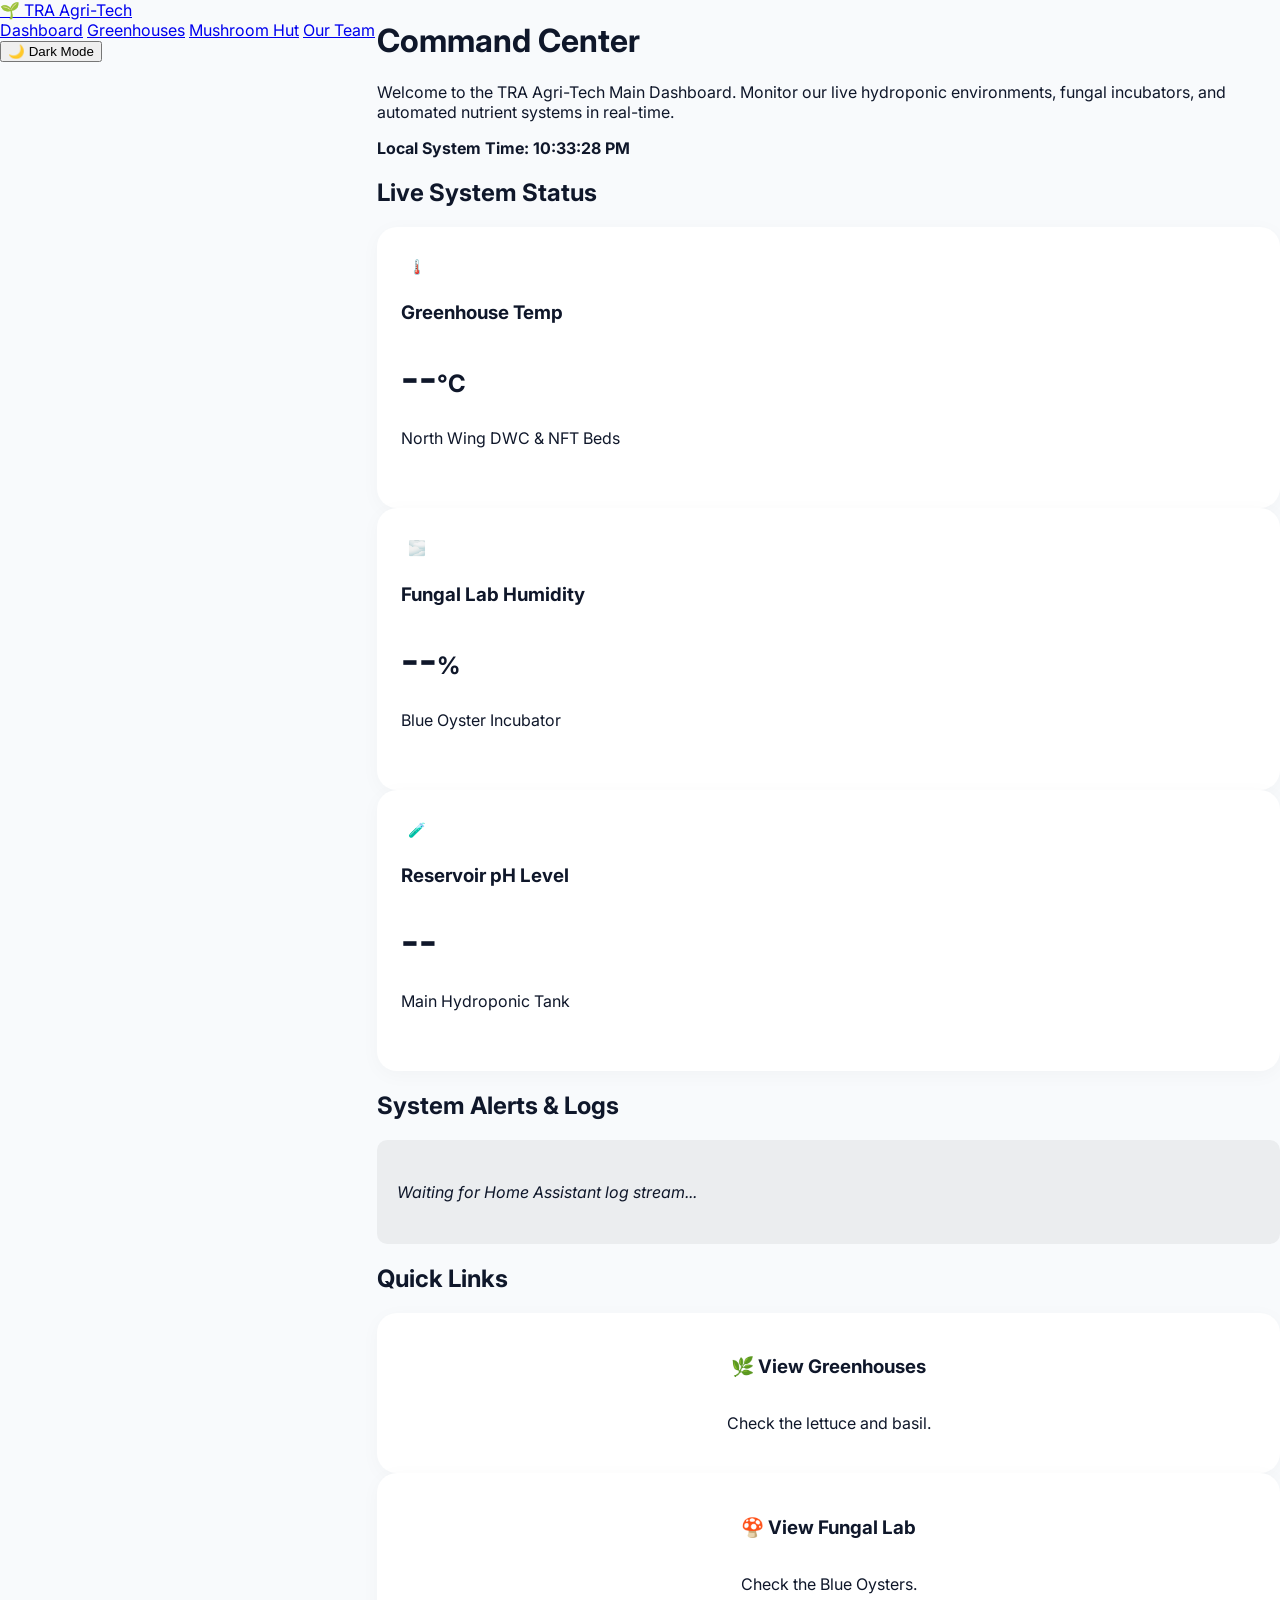
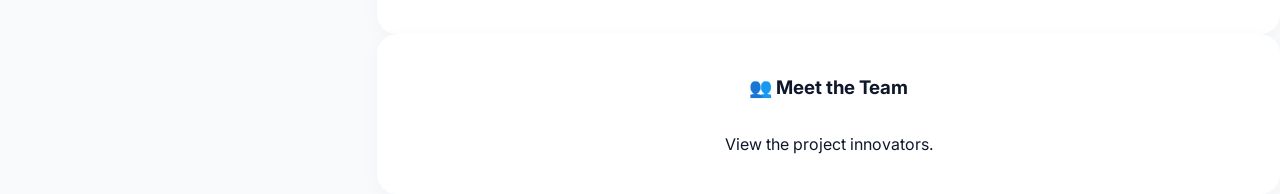
<file: index.html>
<!DOCTYPE html>
<html lang="en">
<head>
    <meta charset="UTF-8">
    <meta name="viewport" content="width=device-width, initial-scale=1.0">
    <title>Dashboard | TRA Agriculture</title>
    <!-- Linked to the master stylesheet! -->
    <link rel="stylesheet" href="style.css">
</head>
<body>

    <nav>
        <a href="index.html" class="logo" title="Go to Home/Dashboard">🌱 TRA Agri-Tech</a>
        
        <div class="hamburger" id="hamburger-menu">☰</div>

        <div class="nav-links" id="nav-links">
            <a href="index.html" class="active" title="Go to Home/Dashboard">Dashboard</a>
            <a href="greenhouse.html">Greenhouses</a>
            <a href="mushroom.html">Mushroom Hut</a>
            <a href="ourteam.html">Our Team</a>
            <button class="theme-btn" id="theme-toggle">🌙 Dark Mode</button>
        </div>
    </nav>

    <main class="page-container">
        
        <!-- Hero Banner -->
        <header class="page-banner">
            <h1>Command Center</h1>
            <p>Welcome to the TRA Agri-Tech Main Dashboard. Monitor our live hydroponic environments, fungal incubators, and automated nutrient systems in real-time.</p>
            <p style="font-weight: bold; margin-top: 10px; color: var(--text-main);">Local System Time: <span id="live-clock">Loading...</span></p>
        </header>

        <!-- System Status Overview -->
        <h2 class="section-title">Live System Status</h2>
        <section class="grid-container">
            
            <!-- Greenhouse Temp -->
            <div class="card">
                <div class="card-icon">🌡️</div>
                <h3>Greenhouse Temp</h3>
                <h1 style="font-size: 2.5rem; margin: 10px 0;"><span id="sensor-gh-temp">--</span><span style="font-size: 1.5rem; color: var(--text-muted);">°C</span></h1>
                <p>North Wing DWC & NFT Beds</p>
                <span id="status-gh-temp" class="badge" style="background-color: var(--text-muted); color: white;">Status: Awaiting Connection</span>
            </div>

            <!-- Mushroom Hut Humidity -->
            <div class="card">
                <div class="card-icon">🌫️</div>
                <h3>Fungal Lab Humidity</h3>
                <h1 style="font-size: 2.5rem; margin: 10px 0;"><span id="sensor-fh-hum">--</span><span style="font-size: 1.5rem; color: var(--text-muted);">%</span></h1>
                <p>Blue Oyster Incubator</p>
                <span id="status-fh-hum" class="badge" style="background-color: var(--text-muted); color: white;">Status: Awaiting Connection</span>
            </div>

            <!-- Reservoir pH -->
            <div class="card">
                <div class="card-icon">🧪</div>
                <h3>Reservoir pH Level</h3>
                <h1 style="font-size: 2.5rem; margin: 10px 0;"><span id="sensor-res-ph">--</span></h1>
                <p>Main Hydroponic Tank</p>
                <span id="status-res-ph" class="badge" style="background-color: var(--text-muted); color: white;">Status: Awaiting Connection</span>
            </div>

        </section>

        <!-- Recent Alerts & Logs -->
        <h2 class="section-title">System Alerts & Logs</h2>
        <section class="content-section" style="background: rgba(0,0,0,0.05); padding: 20px; border-radius: 10px;">
            <ul id="ha-logs-list" style="list-style-type: none; padding: 0; line-height: 2; color: var(--text-muted);">
                <li><em>Waiting for Home Assistant log stream...</em></li>
            </ul>
        </section>

        <!-- Quick Links -->
        <h2 class="section-title">Quick Links</h2>
        <section class="grid-container">
            <div class="card" style="text-align: center; cursor: pointer;" onclick="window.location.href='greenhouses.html'">
                <h3>🌿 View Greenhouses</h3>
                <p>Check the lettuce and basil.</p>
            </div>
            <div class="card" style="text-align: center; cursor: pointer;" onclick="window.location.href='mushroom.html'">
                <h3>🍄 View Fungal Lab</h3>
                <p>Check the Blue Oysters.</p>
            </div>
            <div class="card" style="text-align: center; cursor: pointer;" onclick="window.location.href='ourteam.html'">
                <h3>👥 Meet the Team</h3>
                <p>View the project innovators.</p>
            </div>
        </section>

    </main>

    <script>
        // ==========================================
        // UI & THEME TOGGLE LOGIC
        // ==========================================
        const themeToggleBtn = document.getElementById('theme-toggle');
        const hamburgerMenu = document.getElementById('hamburger-menu');
        const navLinks = document.getElementById('nav-links');
        
        // Mobile Hamburger Menu Toggle
        hamburgerMenu.addEventListener('click', () => {
            navLinks.classList.toggle('active');
        });

        // Light/Dark Theme Logic
        if (localStorage.getItem('theme') === 'dark') {
            document.body.setAttribute('data-theme', 'dark');
            themeToggleBtn.innerHTML = '☀️ Light Mode';
        }

        themeToggleBtn.addEventListener('click', () => {
            if (document.body.getAttribute('data-theme') === 'dark') {
                document.body.removeAttribute('data-theme');
                themeToggleBtn.innerHTML = '🌙 Dark Mode';
                localStorage.setItem('theme', 'light');
            } else {
                document.body.setAttribute('data-theme', 'dark');
                themeToggleBtn.innerHTML = '☀️ Light Mode';
                localStorage.setItem('theme', 'dark');
            }
        });

        // ==========================================
        // DASHBOARD LIVE CLOCK LOGIC
        // ==========================================
        function updateClock() {
            const now = new Date();
            const timeString = now.toLocaleTimeString();
            document.getElementById('live-clock').textContent = timeString;
        }
        setInterval(updateClock, 1000);
        updateClock(); 

        // ==========================================
        // HOME ASSISTANT INTEGRATION
        // ==========================================
        /*
          Instructions for integrating with Home Assistant:
          1. Go to your Home Assistant Profile -> Security -> Create Long-Lived Access Token.
          2. Paste your HA URL and Token below.
          3. Change the entity_ids in the fetch requests to match your actual sensor IDs.
        */
        
        const HA_URL = "http://YOUR_HA_IP:8123"; // Replace with your Home Assistant IP/URL
        const HA_TOKEN = "YOUR_LONG_LIVED_ACCESS_TOKEN"; // Replace with your token

        // Helper function to fetch sensor data
        async function fetchSensorData(entityId) {
            try {
                const response = await fetch(`${HA_URL}/api/states/${entityId}`, {
                    method: 'GET',
                    headers: {
                        'Authorization': `Bearer ${HA_TOKEN}`,
                        'Content-Type': 'application/json',
                    }
                });
                
                if (!response.ok) throw new Error('Network response was not ok');
                const data = await response.json();
                return data;
            } catch (error) {
                console.error("Home Assistant connection error:", error);
                return null;
            }
        }

        // Main function to update UI with HA data
        async function updateHomeAssistantDashboard() {
            // Uncomment and configure these when ready:
            
            /*
            // 1. Fetch Greenhouse Temp
            const ghTemp = await fetchSensorData('sensor.greenhouse_temperature');
            if (ghTemp) {
                document.getElementById('sensor-gh-temp').textContent = parseFloat(ghTemp.state).toFixed(1);
                document.getElementById('status-gh-temp').textContent = 'Status: Live';
                document.getElementById('status-gh-temp').style.backgroundColor = '#4CAF50';
            }

            // 2. Fetch Mushroom Humidity
            const fhHum = await fetchSensorData('sensor.mushroom_humidity');
            if (fhHum) {
                document.getElementById('sensor-fh-hum').textContent = parseFloat(fhHum.state).toFixed(0);
                document.getElementById('status-fh-hum').textContent = 'Status: Live';
                document.getElementById('status-fh-hum').style.backgroundColor = '#4CAF50';
            }

            // 3. Fetch Reservoir pH
            const resPh = await fetchSensorData('sensor.reservoir_ph');
            if (resPh) {
                document.getElementById('sensor-res-ph').textContent = parseFloat(resPh.state).toFixed(1);
                document.getElementById('status-res-ph').textContent = 'Status: Live';
                document.getElementById('status-res-ph').style.backgroundColor = '#4CAF50';
            }
            */
        }

        // Automatically pull data every 30 seconds when configured
        // setInterval(updateHomeAssistantDashboard, 30000);
        // updateHomeAssistantDashboard();
    </script>
</body>
</html>
</file>
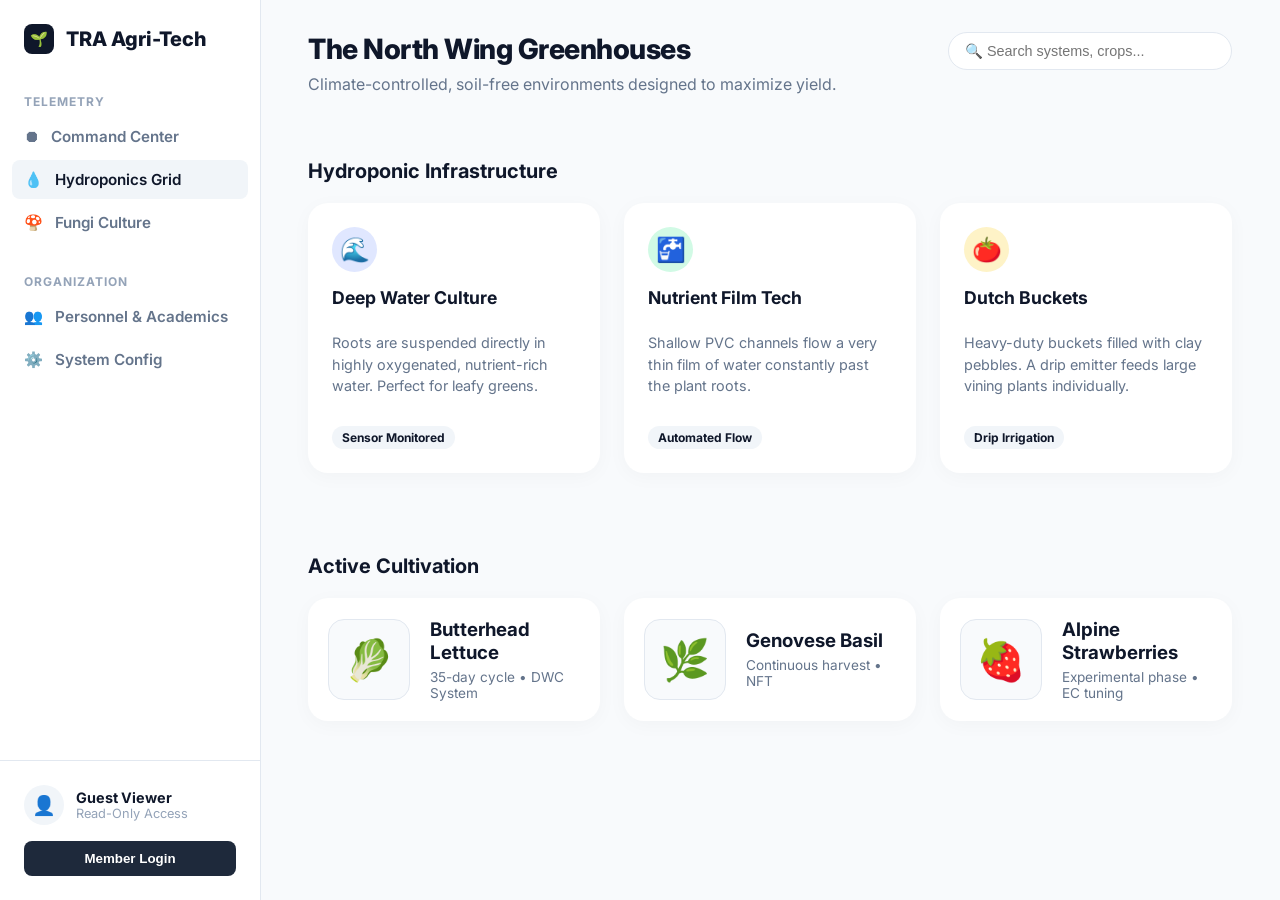
<file: greenhouse.html>
<!DOCTYPE html>
<html lang="en">
<head>
    <meta charset="UTF-8">
    <meta name="viewport" content="width=device-width, initial-scale=1.0">
    <title>Greenhouses | TRA Agriculture</title>
    <!-- Linked to the master stylesheet! -->
    <link rel="stylesheet" href="style.css">
</head>
<body>

    <!-- NEW LEFT SIDEBAR -->
    <aside class="sidebar">
        <div class="sidebar-header">
            <span style="background: var(--text-primary); color: white; width: 30px; height: 30px; border-radius: 8px; display: flex; align-items: center; justify-content: center; font-size: 0.9rem;">🌱</span>
            TRA Agri-Tech
        </div>

        <div class="menu-group">
            <span class="menu-label">Telemetry</span>
            <nav class="sidebar-nav">
                <a href="index.html"><span>⏺</span> Command Center</a>
                <a href="greenhouse.html" class="active"><span>💧</span> Hydroponics Grid</a>
                <a href="mushroom.html"><span>🍄</span> Fungi Culture</a>
            </nav>
        </div>

        <div class="menu-group">
            <span class="menu-label">Organization</span>
            <nav class="sidebar-nav">
                <a href="teampage.html"><span>👥</span> Personnel & Academics</a>
                <a href="portal.html"><span>⚙️</span> System Config</a>
            </nav>
        </div>

        <div class="user-profile-widget">
            <div class="user-info">
                <div class="avatar">👤</div>
                <div>
                    <div style="font-weight: 700; font-size: 0.9rem;">Guest Viewer</div>
                    <div style="font-size: 0.8rem; color: var(--text-tertiary);">Read-Only Access</div>
                </div>
            </div>
            <button class="login-btn" onclick="window.location.href='portal.html'">Member Login</button>
        </div>
    </aside>

    <!-- UPDATED MAIN WRAPPER -->
    <main class="main-wrapper">
        
        <header class="top-header">
            <div class="page-title">
                <h1>The North Wing Greenhouses</h1>
                <p style="color: var(--text-secondary); margin-top: 5px;">Climate-controlled, soil-free environments designed to maximize yield.</p>
            </div>
            <div class="search-bar">
                <input type="text" placeholder="🔍 Search systems, crops...">
            </div>
        </header>

        <!-- Our Systems Section -->
        <section class="content-section" style="margin-bottom: 40px;">
            <h2 style="font-size: 1.25rem; font-weight: 700; margin-bottom: 20px;">Hydroponic Infrastructure</h2>
            <div class="telemetry-grid">
                
                <!-- DWC Card -->
                <div class="card">
                    <div class="card-icon" style="background: var(--accent-blue-light); color: var(--accent-blue); margin-bottom: 15px; font-size: 1.5rem; width: 45px; height: 45px;">🌊</div>
                    <h3 style="margin: 0 0 10px 0; font-size: 1.1rem;">Deep Water Culture</h3>
                    <p style="color: var(--text-secondary); font-size: 0.9rem; line-height: 1.5; flex-grow: 1;">Roots are suspended directly in highly oxygenated, nutrient-rich water. Perfect for leafy greens.</p>
                    <span style="display: inline-block; padding: 4px 10px; background: #f1f5f9; border-radius: 12px; font-size: 0.75rem; font-weight: 700; margin-top: 15px; width: fit-content;">Sensor Monitored</span>
                </div>

                <!-- NFT Card -->
                <div class="card">
                    <div class="card-icon" style="background: var(--accent-green-light); color: var(--accent-green); margin-bottom: 15px; font-size: 1.5rem; width: 45px; height: 45px;">🚰</div>
                    <h3 style="margin: 0 0 10px 0; font-size: 1.1rem;">Nutrient Film Tech</h3>
                    <p style="color: var(--text-secondary); font-size: 0.9rem; line-height: 1.5; flex-grow: 1;">Shallow PVC channels flow a very thin film of water constantly past the plant roots.</p>
                    <span style="display: inline-block; padding: 4px 10px; background: #f1f5f9; border-radius: 12px; font-size: 0.75rem; font-weight: 700; margin-top: 15px; width: fit-content;">Automated Flow</span>
                </div>

                <!-- Dutch Bucket Card -->
                <div class="card">
                    <div class="card-icon" style="background: var(--accent-orange-light); color: var(--accent-orange); margin-bottom: 15px; font-size: 1.5rem; width: 45px; height: 45px;">🍅</div>
                    <h3 style="margin: 0 0 10px 0; font-size: 1.1rem;">Dutch Buckets</h3>
                    <p style="color: var(--text-secondary); font-size: 0.9rem; line-height: 1.5; flex-grow: 1;">Heavy-duty buckets filled with clay pebbles. A drip emitter feeds large vining plants individually.</p>
                    <span style="display: inline-block; padding: 4px 10px; background: #f1f5f9; border-radius: 12px; font-size: 0.75rem; font-weight: 700; margin-top: 15px; width: fit-content;">Drip Irrigation</span>
                </div>

            </div>
        </section>

        <!-- Current Crops Section -->
        <section class="content-section">
            <h2 style="font-size: 1.25rem; font-weight: 700; margin-bottom: 20px;">Active Cultivation</h2>
            <div class="telemetry-grid">
                
                <div class="card" style="flex-direction: row; align-items: center; gap: 20px; padding: 20px;">
                    <div style="font-size: 2.5rem; background: #f8fafc; padding: 15px; border-radius: 16px; border: 1px solid var(--border-color);">🥬</div>
                    <div>
                        <h3 style="margin: 0 0 5px 0;">Butterhead Lettuce</h3>
                        <p style="margin: 0; font-size: 0.85rem; color: var(--text-secondary);">35-day cycle • DWC System</p>
                    </div>
                </div>

                <div class="card" style="flex-direction: row; align-items: center; gap: 20px; padding: 20px;">
                    <div style="font-size: 2.5rem; background: #f8fafc; padding: 15px; border-radius: 16px; border: 1px solid var(--border-color);">🌿</div>
                    <div>
                        <h3 style="margin: 0 0 5px 0;">Genovese Basil</h3>
                        <p style="margin: 0; font-size: 0.85rem; color: var(--text-secondary);">Continuous harvest • NFT</p>
                    </div>
                </div>

                <div class="card" style="flex-direction: row; align-items: center; gap: 20px; padding: 20px;">
                    <div style="font-size: 2.5rem; background: #f8fafc; padding: 15px; border-radius: 16px; border: 1px solid var(--border-color);">🍓</div>
                    <div>
                        <h3 style="margin: 0 0 5px 0;">Alpine Strawberries</h3>
                        <p style="margin: 0; font-size: 0.85rem; color: var(--text-secondary);">Experimental phase • EC tuning</p>
                    </div>
                </div>

            </div>
        </section>

    </main>

</body>
</html>
</file>
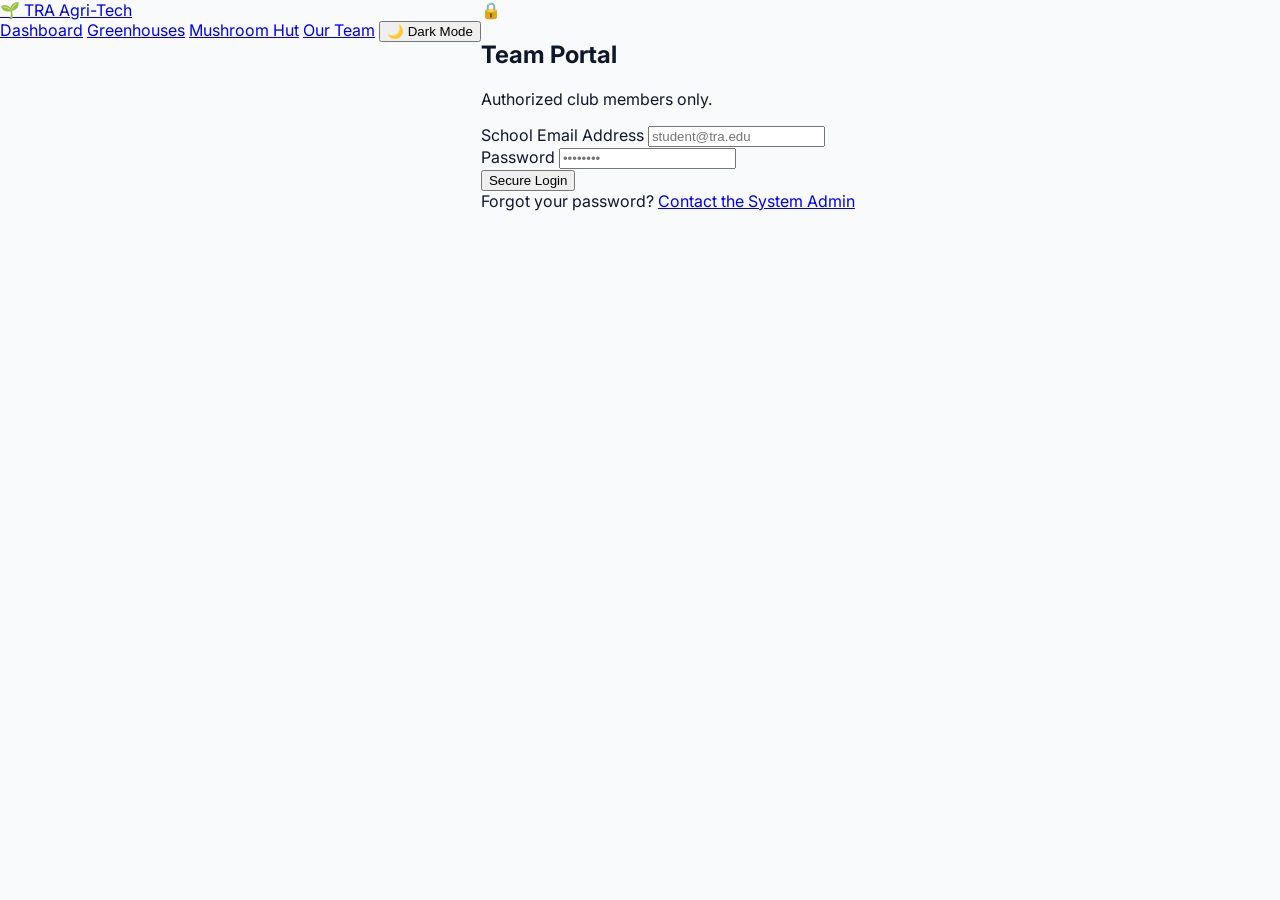
<file: login.html>
<!DOCTYPE html>
<html lang="en">
<head>
    <meta charset="UTF-8">
    <meta name="viewport" content="width=device-width, initial-scale=1.0">
    <title>Team Login | TRA Agriculture</title>
    <!-- Linked to the master stylesheet! -->
    <link rel="stylesheet" href="style.css">
</head>
<body>

    <nav>
        <a href="index.html" class="logo">🌱 TRA Agri-Tech</a>
        
        <div class="hamburger" id="hamburger-menu">☰</div>

        <div class="nav-links" id="nav-links">
            <a href="index.html">Dashboard</a>
            <a href="greenhouses.html">Greenhouses</a>
            <a href="mushroom.html">Mushroom Hut</a>
            <a href="ourteam.html">Our Team</a>
            <button class="theme-btn" id="theme-toggle">🌙 Dark Mode</button>
        </div>
    </nav>

    <main class="login-wrapper">
        <div class="login-card">
            <div class="login-icon">🔒</div>
            <h2>Team Portal</h2>
            <p>Authorized club members only.</p>
            
            <form id="login-form" onsubmit="handleLogin(event)">
                <div class="input-group">
                    <label for="email">School Email Address</label>
                    <input type="email" id="email" required placeholder="student@tra.edu">
                </div>
                
                <div class="input-group">
                    <label for="password">Password</label>
                    <input type="password" id="password" required placeholder="••••••••">
                </div>
                
                <button type="submit" class="submit-btn">Secure Login</button>
            </form>

            <div class="login-footer">
                Forgot your password? <a href="#">Contact the System Admin</a>
            </div>
        </div>
    </main>

    <!-- JAVASCRIPT LOGIC -->
    <script>
        // ==========================================
        // UI & THEME TOGGLE LOGIC
        // ==========================================
        const themeToggleBtn = document.getElementById('theme-toggle');
        const hamburgerMenu = document.getElementById('hamburger-menu');
        const navLinks = document.getElementById('nav-links');
        
        // Mobile Hamburger Menu Toggle
        hamburgerMenu.addEventListener('click', () => {
            navLinks.classList.toggle('active');
        });

        // Light/Dark Theme Logic
        if (localStorage.getItem('theme') === 'dark') {
            document.body.setAttribute('data-theme', 'dark');
            themeToggleBtn.innerHTML = '☀️ Light Mode';
        }

        themeToggleBtn.addEventListener('click', () => {
            if (document.body.getAttribute('data-theme') === 'dark') {
                document.body.removeAttribute('data-theme');
                themeToggleBtn.innerHTML = '🌙 Dark Mode';
                localStorage.setItem('theme', 'light');
            } else {
                document.body.setAttribute('data-theme', 'dark');
                themeToggleBtn.innerHTML = '☀️ Light Mode';
                localStorage.setItem('theme', 'dark');
            }
        });

        // ==========================================
        // LOGIN LOGIC
        // ==========================================
        function handleLogin(event) {
            event.preventDefault(); // Prevents the page from refreshing immediately
            
            const email = document.getElementById('email').value;
            const password = document.getElementById('password').value;

            // This is a placeholder! Once you set up Firebase Authentication, you will link it here.
            alert("Login attempt for " + email + ".\n\nNote: Database authentication is not yet connected!");
        }
    </script>
</body>
</html>
</file>
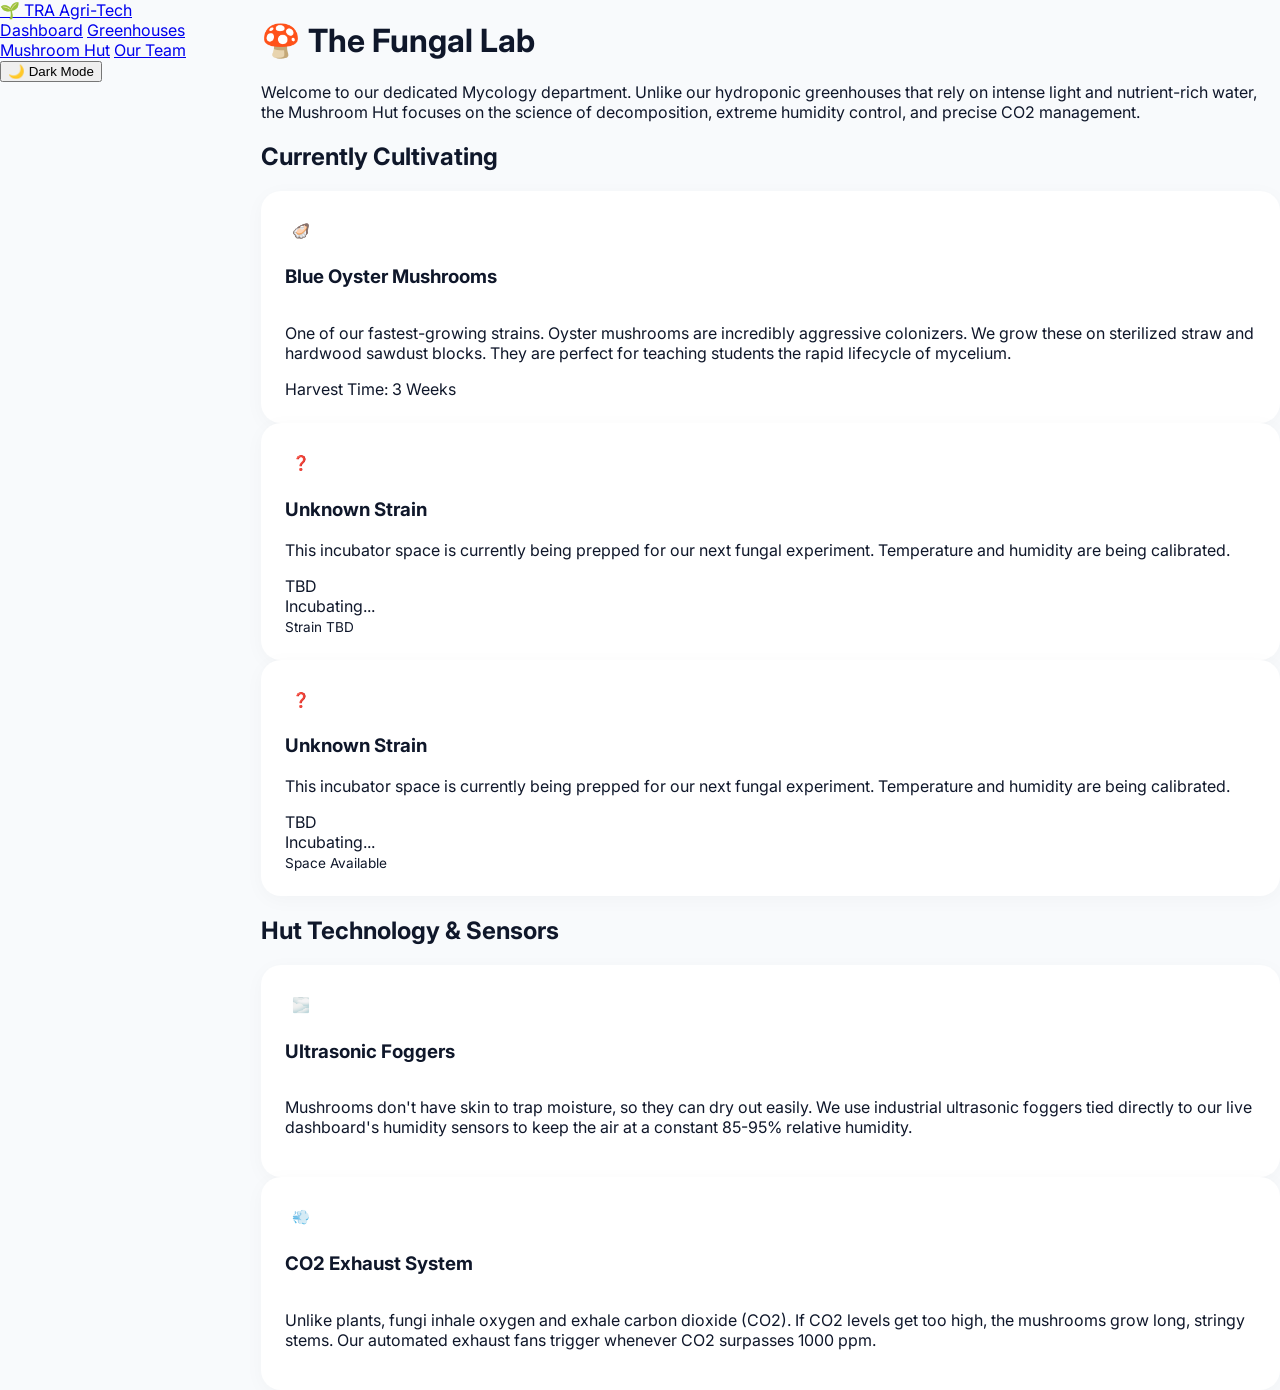
<file: mushroom.html>
<!DOCTYPE html>
<html lang="en">
<head>
    <meta charset="UTF-8">
    <meta name="viewport" content="width=device-width, initial-scale=1.0">
    <title>Mushroom Hut | TRA Agriculture</title>
    <!-- Linked to the master stylesheet! -->
    <link rel="stylesheet" href="style.css">
</head>
<body>

    <nav>
        <a href="index.html" class="logo" title="Go to Home/Dashboard">🌱 TRA Agri-Tech</a>
        
        <!-- Hamburger Menu Icon -->
        <div class="hamburger" id="hamburger-menu">☰</div>

        <!-- Navigation Links & Theme Toggle -->
        <div class="nav-links" id="nav-links">
            <a href="index.html">Dashboard</a>
            <a href="greenhouse.html">Greenhouses</a>
            <a href="mushroom.html" class="active">Mushroom Hut</a>
            <a href="ourteam.html">Our Team</a>
            <button class="theme-btn" id="theme-toggle">🌙 Dark Mode</button>
        </div>
    </nav>

    <main class="page-container">
        
        <!-- Hero Banner -->
        <header class="page-banner">
            <h1>🍄 The Fungal Lab</h1>
            <p>Welcome to our dedicated Mycology department. Unlike our hydroponic greenhouses that rely on intense light and nutrient-rich water, the Mushroom Hut focuses on the science of decomposition, extreme humidity control, and precise CO2 management.</p>
        </header>

        <!-- What We Grow Section -->
        <h2 class="section-title">Currently Cultivating</h2>
        <section class="grid-container">
            
            <div class="card">
                <div class="card-icon">🦪</div>
                <h3>Blue Oyster Mushrooms</h3>
                <p>One of our fastest-growing strains. Oyster mushrooms are incredibly aggressive colonizers. We grow these on sterilized straw and hardwood sawdust blocks. They are perfect for teaching students the rapid lifecycle of mycelium.</p>
                <span class="badge">Harvest Time: 3 Weeks</span>
            </div>

            <div class="card placeholder-card">
                <div class="blurred-content">
                    <div class="card-icon">❓</div>
                    <h3>Unknown Strain</h3>
                    <p>This incubator space is currently being prepped for our next fungal experiment. Temperature and humidity are being calibrated.</p>
                    <span class="badge">TBD</span>
                </div>
                <div class="coming-soon-overlay">
                    Incubating...<br>
                    <span style="font-size: 0.85rem; color: var(--text-main); font-weight: normal;">Strain TBD</span>
                </div>
            </div>

            <div class="card placeholder-card">
                <div class="blurred-content">
                    <div class="card-icon">❓</div>
                    <h3>Unknown Strain</h3>
                    <p>This incubator space is currently being prepped for our next fungal experiment. Temperature and humidity are being calibrated.</p>
                    <span class="badge">TBD</span>
                </div>
                <div class="coming-soon-overlay">
                    Incubating...<br>
                    <span style="font-size: 0.85rem; color: var(--text-main); font-weight: normal;">Space Available</span>
                </div>
            </div>

        </section>

        <!-- Technology Section -->
        <h2 class="section-title">Hut Technology & Sensors</h2>
        <section class="grid-container">
            
            <div class="card">
                <div class="card-icon">🌫️</div>
                <h3>Ultrasonic Foggers</h3>
                <p>Mushrooms don't have skin to trap moisture, so they can dry out easily. We use industrial ultrasonic foggers tied directly to our live dashboard's humidity sensors to keep the air at a constant 85-95% relative humidity.</p>
            </div>

            <div class="card">
                <div class="card-icon">💨</div>
                <h3>CO2 Exhaust System</h3>
                <p>Unlike plants, fungi inhale oxygen and exhale carbon dioxide (CO2). If CO2 levels get too high, the mushrooms grow long, stringy stems. Our automated exhaust fans trigger whenever CO2 surpasses 1000 ppm.</p>
            </div>

        </section>

    </main>

    <!-- JAVASCRIPT LOGIC -->
    <script>
        // ==========================================
        // UI & THEME TOGGLE LOGIC
        // ==========================================
        const themeToggleBtn = document.getElementById('theme-toggle');
        const hamburgerMenu = document.getElementById('hamburger-menu');
        const navLinks = document.getElementById('nav-links');
        
        // 1. Mobile Hamburger Menu Toggle
        hamburgerMenu.addEventListener('click', () => {
            navLinks.classList.toggle('active');
        });

        // 2. Light/Dark Theme Logic
        // Check local storage to see if the user previously chose dark mode
        if (localStorage.getItem('theme') === 'dark') {
            document.body.setAttribute('data-theme', 'dark');
            themeToggleBtn.innerHTML = '☀️ Light Mode';
        }

        // Toggle theme when button is clicked
        themeToggleBtn.addEventListener('click', () => {
            if (document.body.getAttribute('data-theme') === 'dark') {
                document.body.removeAttribute('data-theme');
                themeToggleBtn.innerHTML = '🌙 Dark Mode';
                localStorage.setItem('theme', 'light');
            } else {
                document.body.setAttribute('data-theme', 'dark');
                themeToggleBtn.innerHTML = '☀️ Light Mode';
                localStorage.setItem('theme', 'dark');
            }
        });
    </script>
</body>
</html>
</file>
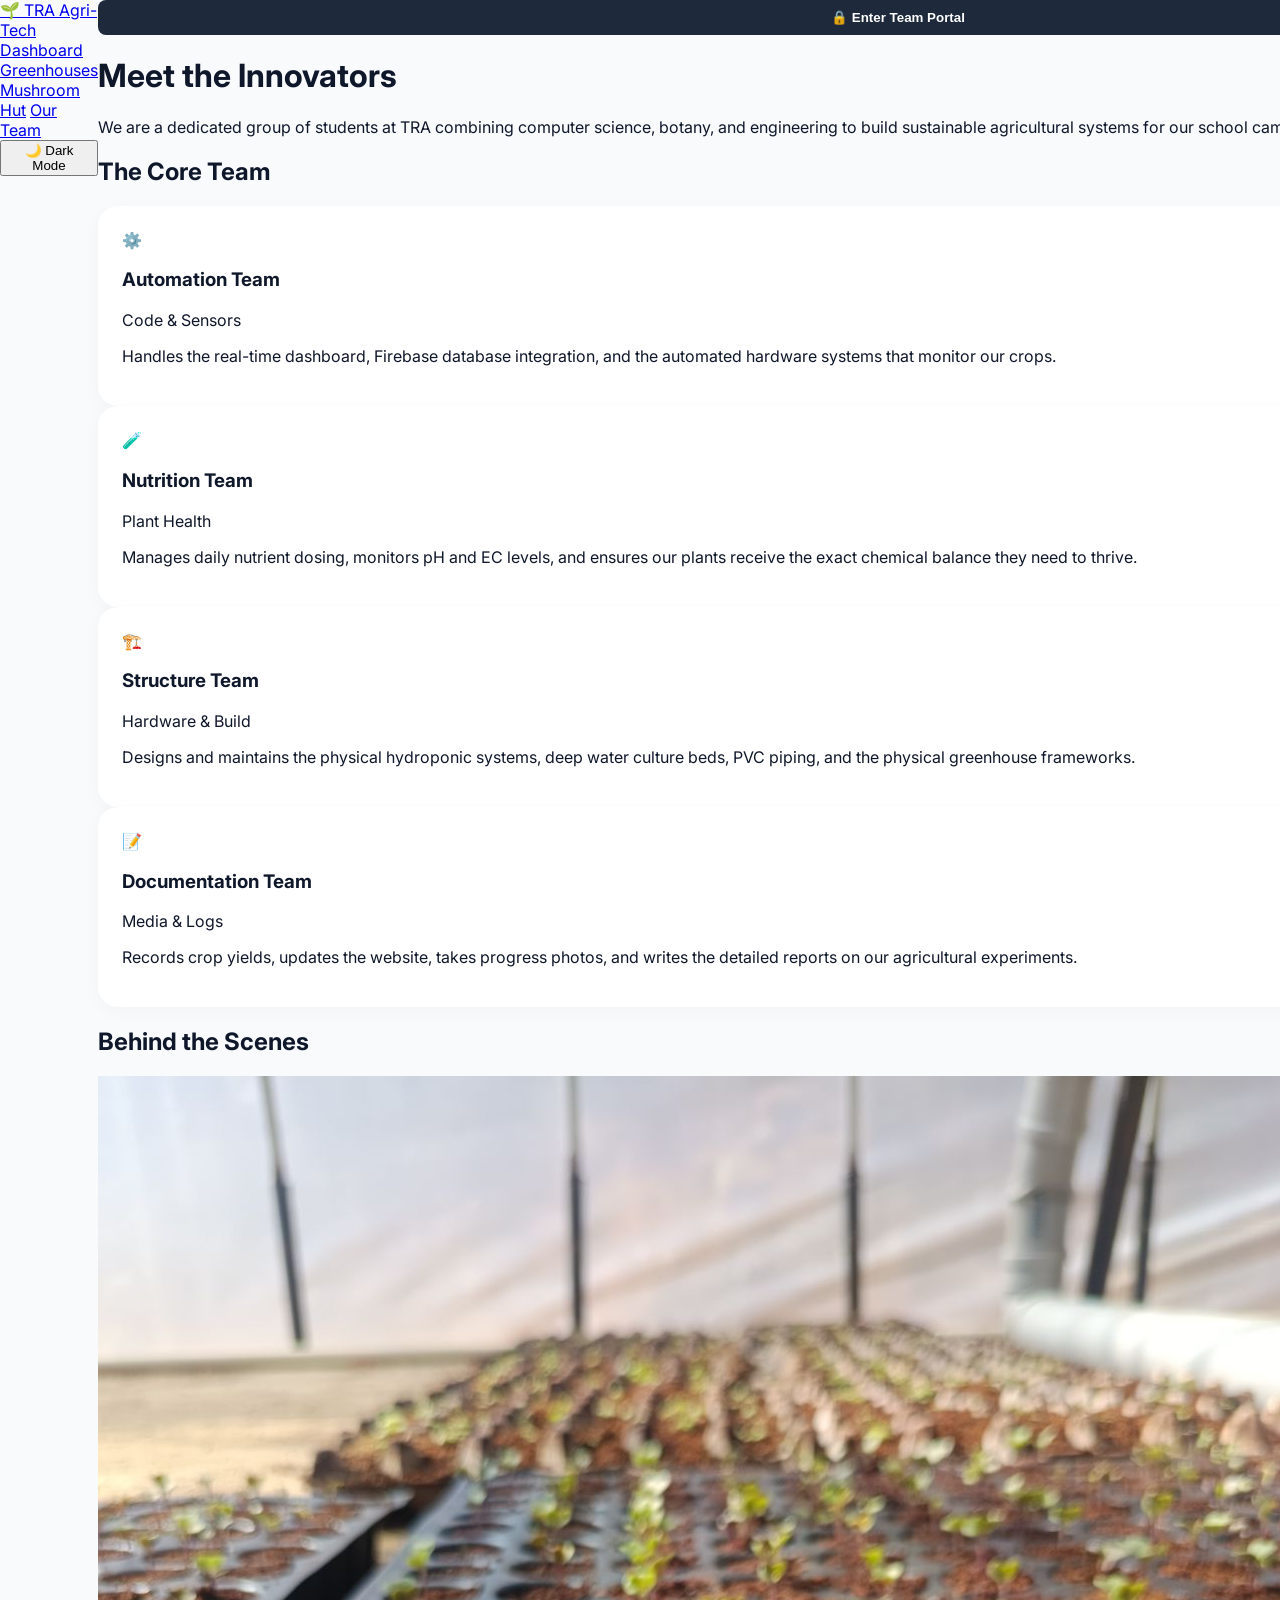
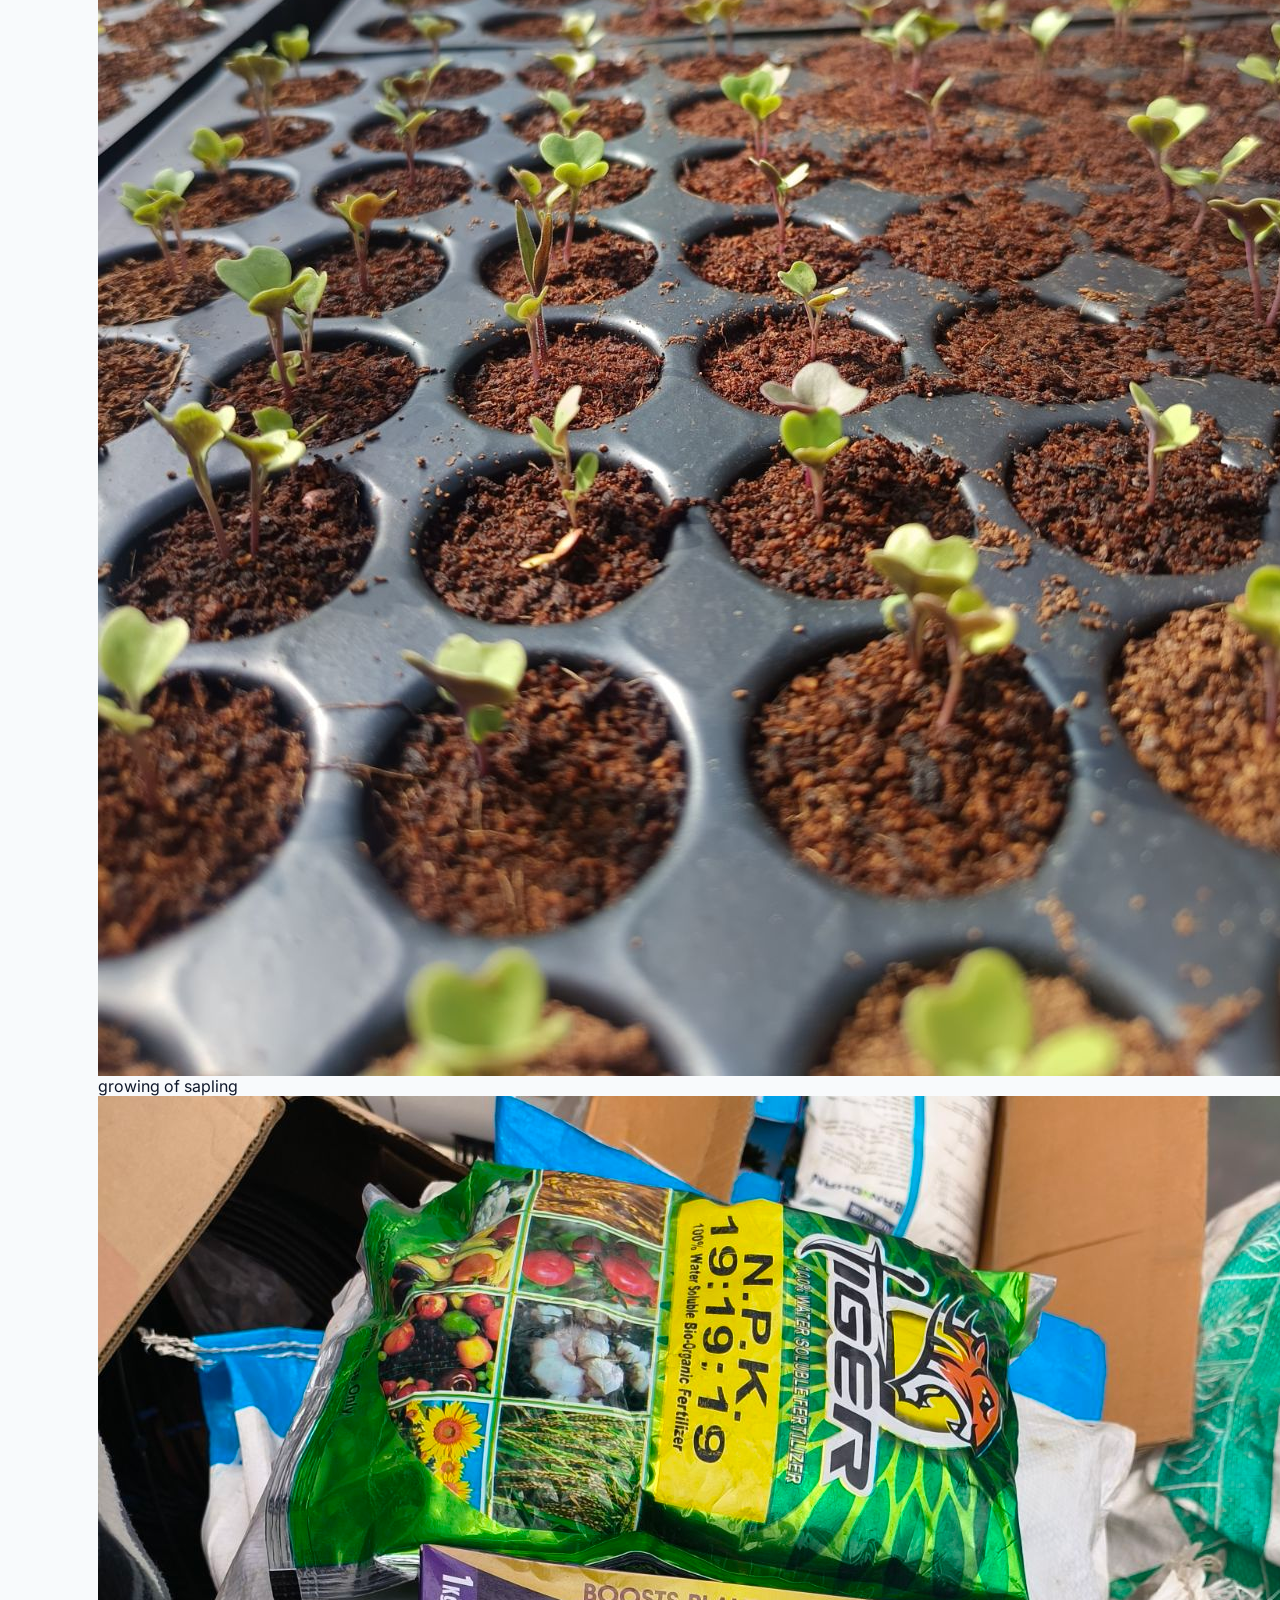
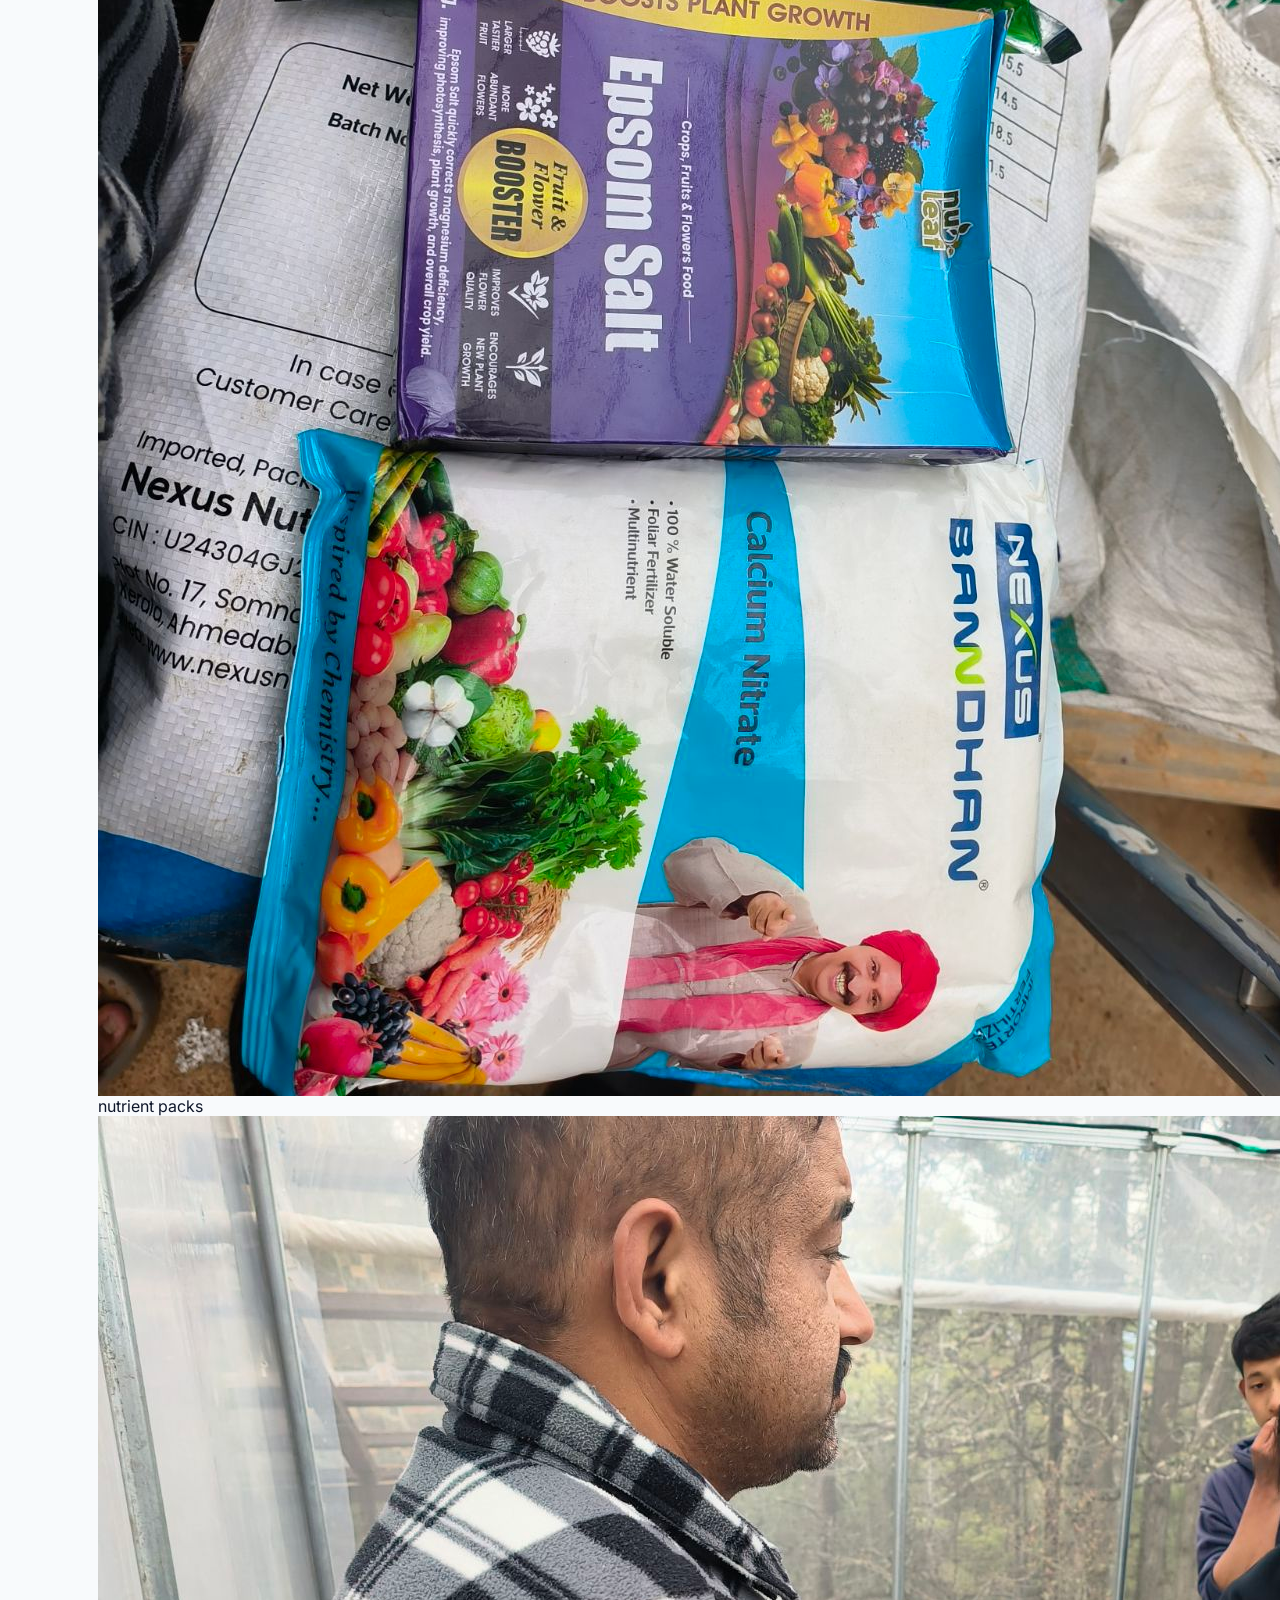
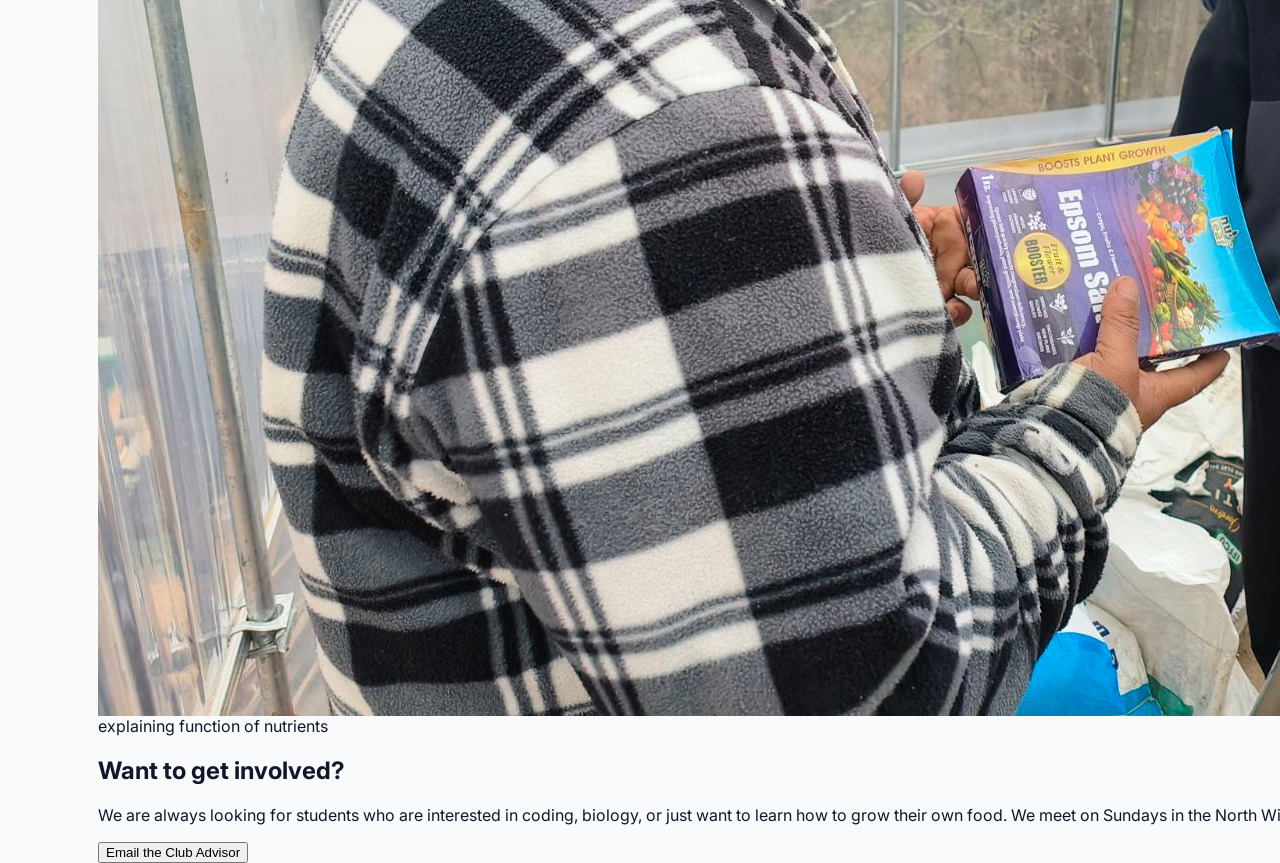
<file: ourteam.html>
<!DOCTYPE html>
<html lang="en">
<head>
    <meta charset="UTF-8">
    <meta name="viewport" content="width=device-width, initial-scale=1.0">
    <title>Our Team | TRA Agriculture</title>
    <link rel="stylesheet" href="style.css">
</head>
<body>

    <nav>
        <a href="index.html" class="logo" title="Go to Home/Dashboard">🌱 TRA Agri-Tech</a>
        
        <div class="hamburger" id="hamburger-menu">☰</div>

        <div class="nav-links" id="nav-links">
            <a href="index.html">Dashboard</a>
            <a href="greenhouse.html">Greenhouses</a>
            <a href="mushroom.html">Mushroom Hut</a>
            <a href="teampage.html" class="active">Our Team</a>
            <button class="theme-btn" id="theme-toggle">🌙 Dark Mode</button>
        </div>
    </nav>

    <main class="page-container">
        
        <div class="login-container">
            <button class="login-btn" onclick="window.location.href='portal.html'">🔒 Enter Team Portal</button>
        </div>

        <header class="page-banner">
            <h1>Meet the Innovators</h1>
            <p>We are a dedicated group of students at TRA combining computer science, botany, and engineering to build sustainable agricultural systems for our school campus.</p>
        </header>

        <section class="content-section">
            <h2 class="section-title">The Core Team</h2>
            <div class="team-grid">
                
                <div class="card">
                    <div class="profile-pic">⚙️</div>
                    <h3>Automation Team</h3>
                    <span class="role-badge">Code & Sensors</span>
                    <p>Handles the real-time dashboard, Firebase database integration, and the automated hardware systems that monitor our crops.</p>
                </div>

                <div class="card">
                    <div class="profile-pic">🧪</div>
                    <h3>Nutrition Team</h3>
                    <span class="role-badge">Plant Health</span>
                    <p>Manages daily nutrient dosing, monitors pH and EC levels, and ensures our plants receive the exact chemical balance they need to thrive.</p>
                </div>

                <div class="card">
                    <div class="profile-pic">🏗️</div>
                    <h3>Structure Team</h3>
                    <span class="role-badge">Hardware & Build</span>
                    <p>Designs and maintains the physical hydroponic systems, deep water culture beds, PVC piping, and the physical greenhouse frameworks.</p>
                </div>

                <div class="card">
                    <div class="profile-pic">📝</div>
                    <h3>Documentation Team</h3>
                    <span class="role-badge">Media & Logs</span>
                    <p>Records crop yields, updates the website, takes progress photos, and writes the detailed reports on our agricultural experiments.</p>
                </div>

            </div>
        </section>

        <section class="content-section">
            <h2 class="section-title">Behind the Scenes</h2>
            <div class="gallery-grid">
                
                <div class="gallery-item">
                    <img src="1000057516.jpeg" alt="growing of sapling" class="gallery-img" style="display:block;" onclick="openModal(this)">
                    <div class="gallery-caption">growing of sapling</div>
                </div>

                <div class="gallery-item">
                    <img src="1000058467.jpeg" alt="nutrient packs" class="gallery-img" style="display:block;" onclick="openModal(this)">
                    <div class="gallery-caption">nutrient packs</div>
                </div>

                <div class="gallery-item">
                    <img src="1000090750.jpeg" alt="explaining function of nutrients" class="gallery-img" style="display:block;" onclick="openModal(this)">
                    <div class="gallery-caption">explaining function of nutrients</div>
                </div>

            </div>
        </section>

        <section class="join-us">
            <h2>Want to get involved?</h2>
            <p>We are always looking for students who are interested in coding, biology, or just want to learn how to grow their own food. We meet on Sundays in the North Wing Lab.</p>
            <button class="contact-btn">Email the Club Advisor</button>
        </section>

    </main>

    <div id="image-modal" class="modal">
        <span class="close-modal" onclick="closeModal()">&times;</span>
        <span class="prev-modal" onclick="changeImage(-1, event)">&#10094;</span>
        <span class="next-modal" onclick="changeImage(1, event)">&#10095;</span>
        <img class="modal-content" id="modal-img">
        <div id="modal-caption" class="modal-caption-text"></div>
    </div>

    <script>
        // ==========================================
        // UI & THEME TOGGLE LOGIC
        // ==========================================
        const themeToggleBtn = document.getElementById('theme-toggle');
        const hamburgerMenu = document.getElementById('hamburger-menu');
        const navLinks = document.getElementById('nav-links');
        
        // Mobile Hamburger Menu Toggle
        hamburgerMenu.addEventListener('click', () => {
            navLinks.classList.toggle('active');
        });

        // Light/Dark Theme Logic
        if (localStorage.getItem('theme') === 'dark') {
            document.body.setAttribute('data-theme', 'dark');
            themeToggleBtn.innerHTML = '☀️ Light Mode';
        }

        themeToggleBtn.addEventListener('click', () => {
            if (document.body.getAttribute('data-theme') === 'dark') {
                document.body.removeAttribute('data-theme');
                themeToggleBtn.innerHTML = '🌙 Dark Mode';
                localStorage.setItem('theme', 'light');
            } else {
                document.body.setAttribute('data-theme', 'dark');
                themeToggleBtn.innerHTML = '☀️ Light Mode';
                localStorage.setItem('theme', 'dark');
            }
        });

        // ==========================================
        // IMAGE MODAL (LIGHTBOX) LOGIC
        // ==========================================
        const modal = document.getElementById("image-modal");
        const modalImg = document.getElementById("modal-img");
        const captionText = document.getElementById("modal-caption");

        let currentImageIndex = 0;
        let allGalleryImages = [];

        // Function to open the modal
        function openModal(element) {
            // Find all images that are visible and find the index of the clicked one
            allGalleryImages = Array.from(document.querySelectorAll('.gallery-img')).filter(img => img.style.display !== 'none');
            currentImageIndex = allGalleryImages.indexOf(element);

            modal.style.display = "flex";
            // A slight delay ensures the CSS transition applies smoothly
            setTimeout(() => {
                modal.style.opacity = "1";
                modalImg.style.transform = "scale(1)";
            }, 10);
            
            updateModalContent();
        }

        // Function to update the image and caption inside the modal
        function updateModalContent() {
            if (currentImageIndex >= 0 && currentImageIndex < allGalleryImages.length) {
                modalImg.src = allGalleryImages[currentImageIndex].src;
                captionText.innerHTML = allGalleryImages[currentImageIndex].alt; 
            }
        }

        // Function to change image left or right
        function changeImage(direction, event) {
            if (event) event.stopPropagation(); // Prevents click from bubbling up to the background

            currentImageIndex += direction;
            
            // Loop back around if we hit the ends of the gallery
            if (currentImageIndex >= allGalleryImages.length) {
                currentImageIndex = 0;
            } else if (currentImageIndex < 0) {
                currentImageIndex = allGalleryImages.length - 1;
            }
            
            updateModalContent();
        }

        // Function to close the modal
        function closeModal() {
            modal.style.opacity = "0";
            modalImg.style.transform = "scale(0.9)";
            
            // Wait for transition to finish before hiding completely
            setTimeout(() => {
                modal.style.display = "none";
            }, 300);
        }

        // Also close the modal if the user clicks anywhere on the blurred background
        window.onclick = function(event) {
            if (event.target === modal) {
                closeModal();
            }
        }
    </script>
</body>
</html>
</file>
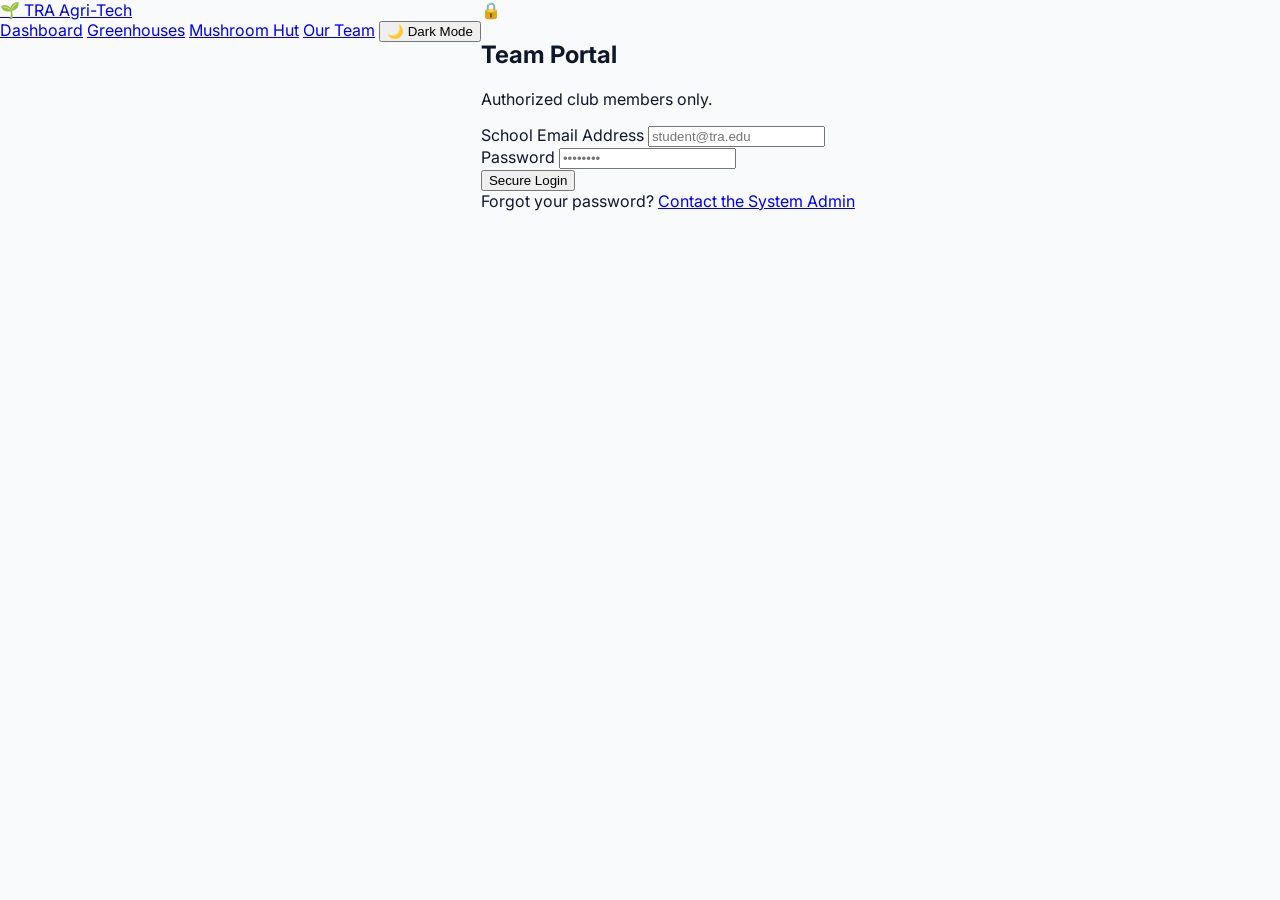
<file: teampage.html>
<!DOCTYPE html>
<html lang="en">
<head>
    <meta charset="UTF-8">
    <meta name="viewport" content="width=device-width, initial-scale=1.0">
    <title>Team Portal | TRA Agriculture</title>
    <!-- Linked to the master stylesheet! -->
    <link rel="stylesheet" href="style.css">
    <style>
        /* --- PORTAL SPECIFIC STYLES --- */
        .portal-grid {
            display: grid;
            grid-template-columns: 2fr 1fr; /* Left side is wider for controls, right is chat */
            gap: 2rem;
            margin-bottom: 4rem;
        }

        @media (max-width: 900px) {
            .portal-grid { grid-template-columns: 1fr; }
        }

        /* Tabs for Sector Controls */
        .tab-nav {
            display: flex;
            gap: 10px;
            margin-bottom: 1.5rem;
            border-bottom: 2px solid var(--nav-border);
            padding-bottom: 10px;
            overflow-x: auto;
        }

        .tab-btn {
            background: transparent;
            border: none;
            color: var(--text-muted);
            font-weight: bold;
            font-size: 1rem;
            cursor: pointer;
            padding: 8px 16px;
            border-radius: 8px 8px 0 0;
            transition: all 0.3s ease;
            white-space: nowrap;
        }

        .tab-btn:hover {
            color: var(--accent-blue);
            background: var(--bg-color);
        }

        .tab-btn.active {
            color: var(--accent-blue);
            border-bottom: 3px solid var(--accent-blue);
        }

        .tab-content { display: none; }
        .tab-content.active { display: block; animation: fadeIn 0.3s ease; }

        @keyframes fadeIn {
            from { opacity: 0; transform: translateY(5px); }
            to { opacity: 1; transform: translateY(0); }
        }

        /* Control Toggles */
        .control-row {
            display: flex;
            justify-content: space-between;
            align-items: center;
            padding: 15px;
            background-color: var(--bg-color);
            border-radius: 8px;
            margin-bottom: 10px;
            border-left: 4px solid var(--accent-green);
        }

        /* Chat Box */
        .chat-container {
            display: flex;
            flex-direction: column;
            height: 500px;
        }

        .chat-box {
            flex-grow: 1;
            background-color: var(--bg-color);
            border-radius: 8px;
            padding: 15px;
            overflow-y: auto;
            margin-bottom: 15px;
            border: 2px solid var(--nav-border);
        }

        .chat-message { margin-bottom: 15px; }
        .chat-name { font-weight: bold; color: var(--accent-blue); font-size: 0.85rem; margin-bottom: 4px; display: block; }
        .chat-text { 
            background-color: var(--panel-bg); 
            padding: 10px 15px; 
            border-radius: 0 12px 12px 12px; 
            margin: 0; 
            display: inline-block;
            box-shadow: 0 2px 5px rgba(0,0,0,0.05);
            font-size: 0.95rem;
        }
        
        /* My own messages */
        .chat-message.me { text-align: right; }
        .chat-message.me .chat-name { color: var(--accent-green); }
        .chat-message.me .chat-text { border-radius: 12px 0 12px 12px; background-color: var(--accent-green); color: white;}

        .chat-input-group { display: flex; gap: 10px; }
        .chat-input-group input { flex-grow: 1; }
        .chat-input-group button { width: auto; margin-top: 0; padding: 12px 20px;}
    </style>
</head>
<body>

    <nav>
        <a href="index.html" class="logo">🌱 TRA Agri-Tech</a>
        
        <div class="hamburger" id="hamburger-menu">☰</div>

        <div class="nav-links" id="nav-links">
            <a href="index.html">Dashboard</a>
            <a href="greenhouses.html">Greenhouses</a>
            <a href="mushroom.html">Mushroom Hut</a>
            <a href="teampage.html">Our Team</a>
            <!-- Logout button instead of theme toggle for the portal -->
            <button class="theme-btn" style="border-color: var(--danger-red); color: var(--danger-red);" onclick="logout()">🚪 Logout</button>
        </div>
    </nav>

    <main class="page-container">
        
        <!-- Welcome Banner -->
        <header class="page-banner" style="border-left-color: var(--warning-orange); padding: 2rem;">
            <div style="display: flex; justify-content: space-between; align-items: center; flex-wrap: wrap; gap: 1rem;">
                <div>
                    <h1 style="font-size: 2.2rem; margin-bottom: 5px;">Welcome back, Team Member</h1>
                    <p>Internal Operations & Sector Controls</p>
                </div>
                <span class="badge" style="background-color: var(--accent-blue); color: white; font-size: 1rem; padding: 8px 16px;">Access Level: Admin</span>
            </div>
        </header>

        <div class="portal-grid">
            
            <!-- LEFT COLUMN: Controls & Reporting -->
            <div class="left-col">
                
                <!-- Sector Control Tabs -->
                <div class="card" style="margin-bottom: 2rem;">
                    <h2>🎛️ Sector Controls</h2>
                    
                    <div class="tab-nav">
                        <button class="tab-btn active" onclick="openTab(event, 'auto-tab')">⚙️ Automation</button>
                        <button class="tab-btn" onclick="openTab(event, 'nutri-tab')">🧪 Nutrition</button>
                        <button class="tab-btn" onclick="openTab(event, 'struct-tab')">🏗️ Structure</button>
                        <button class="tab-btn" onclick="openTab(event, 'doc-tab')">📝 Media</button>
                    </div>

                    <!-- Automation Tab -->
                    <div id="auto-tab" class="tab-content active">
                        <p style="color: var(--text-muted); margin-bottom: 1rem;">Manual hardware overrides for relays and smart plugs.</p>
                        
                        <div class="control-row">
                            <div>
                                <strong>Main Grow Lights</strong><br>
                                <span style="font-size: 0.85rem; color: var(--text-muted);">North Wing DWC</span>
                            </div>
                            <button class="submit-btn" style="width: auto; margin:0; padding: 8px 20px; background-color: var(--danger-red);">Turn OFF</button>
                        </div>
                        
                        <div class="control-row">
                            <div>
                                <strong>Mushroom Exhaust Fan</strong><br>
                                <span style="font-size: 0.85rem; color: var(--text-muted);">Basement Incubator</span>
                            </div>
                            <button class="submit-btn" style="width: auto; margin:0; padding: 8px 20px;">Turn ON</button>
                        </div>
                    </div>

                    <!-- Nutrition Tab -->
                    <div id="nutri-tab" class="tab-content">
                        <p style="color: var(--text-muted); margin-bottom: 1rem;">Log chemical additions to the main reservoir.</p>
                        <div class="input-group">
                            <label>Chemical Added</label>
                            <select style="width: 100%; padding: 12px; border: 2px solid var(--nav-border); border-radius: 8px; background-color: var(--bg-color); color: var(--text-main);">
                                <option>pH Down (Phosphoric Acid)</option>
                                <option>pH Up (Potassium Hydroxide)</option>
                                <option>FloraGrow (Nitrogen)</option>
                                <option>FloraBloom (Phosphorus)</option>
                            </select>
                        </div>
                        <div class="input-group">
                            <label>Amount (mL)</label>
                            <input type="number" placeholder="e.g., 50">
                        </div>
                        <button class="submit-btn">Log Nutrient Addition</button>
                    </div>

                    <!-- Structure Tab -->
                    <div id="struct-tab" class="tab-content">
                        <p style="color: var(--text-muted); margin-bottom: 1rem;">Hardware maintenance checklists.</p>
                        <div style="display: flex; flex-direction: column; gap: 10px;">
                            <label style="display: flex; gap: 10px; cursor: pointer;"><input type="checkbox"> Cleaned Reservoir Intake Filter</label>
                            <label style="display: flex; gap: 10px; cursor: pointer;"><input type="checkbox"> Checked DWC Airstones for clogs</label>
                            <label style="display: flex; gap: 10px; cursor: pointer;"><input type="checkbox"> Wiped down Greenhouse acrylic panels</label>
                        </div>
                        <button class="submit-btn" style="margin-top: 15px;">Submit Weekly Maintenance</button>
                    </div>

                    <!-- Documentation Tab -->
                    <div id="doc-tab" class="tab-content">
                        <p style="color: var(--text-muted); margin-bottom: 1rem;">Upload new gallery images or lab notes.</p>
                        <div class="input-group">
                            <label>Media Title</label>
                            <input type="text" placeholder="e.g., Day 14 Basil Growth">
                        </div>
                        <div class="input-group">
                            <label>Image File</label>
                            <input type="file" style="padding: 9px;">
                        </div>
                        <button class="submit-btn">Upload to Database</button>
                    </div>

                </div>

                <!-- Daily Report Submission -->
                <div class="card">
                    <h2>📋 Submit Daily Report</h2>
                    <p style="color: var(--text-muted); margin-bottom: 1.5rem;">Summarize what you accomplished during today's session.</p>
                    
                    <form onsubmit="submitReport(event)">
                        <div class="input-group">
                            <label>Task Description</label>
                            <textarea id="task-desc" rows="4" required placeholder="What did you build, fix, or harvest today?" style="width: 100%; padding: 12px; border: 2px solid var(--nav-border); border-radius: 8px; background-color: var(--bg-color); color: var(--text-main); font-family: inherit; resize: vertical; box-sizing: border-box;"></textarea>
                        </div>
                        <div style="display: flex; gap: 15px;">
                            <div class="input-group" style="flex: 1;">
                                <label>Hours Worked</label>
                                <input type="number" id="task-hours" required min="0.5" step="0.5" placeholder="1.5">
                            </div>
                            <div class="input-group" style="flex: 1;">
                                <label>&nbsp;</label> <!-- Spacing alignment -->
                                <button type="submit" class="submit-btn" style="margin-top: 0;">Submit Log</button>
                            </div>
                        </div>
                    </form>
                </div>

            </div>

            <!-- RIGHT COLUMN: Team Chat -->
            <div class="right-col">
                <div class="card chat-container" style="height: 100%;">
                    <h2>💬 Team Comms</h2>
                    
                    <div class="chat-box" id="chat-box">
                        <!-- System Message -->
                        <div class="chat-message" style="text-align: center;">
                            <span style="font-size: 0.8rem; color: var(--text-muted); background: var(--bg-color); padding: 2px 8px; border-radius: 10px;">Chat secured & encrypted</span>
                        </div>

                        <!-- Mock Chat History -->
                        <div class="chat-message">
                            <span class="chat-name">Sarah (Nutrition)</span>
                            <p class="chat-text">Just checked the reservoir, pH was creeping up to 6.9. I added 30mL of pH Down. Should stabilize soon.</p>
                        </div>
                        
                        <div class="chat-message">
                            <span class="chat-name">Marcus (Structure)</span>
                            <p class="chat-text">Copy that. By the way, the PVC joint on row 3 of the NFT is dripping slightly. I'll patch it tomorrow after classes.</p>
                        </div>

                        <div class="chat-message">
                            <span class="chat-name">System (Bot)</span>
                            <p class="chat-text" style="background: var(--warning-orange); color: white;">⚠️ Alert: Humidity dropping in Mushroom Hut (82%).</p>
                        </div>
                    </div>

                    <form class="chat-input-group" onsubmit="sendChatMessage(event)">
                        <input type="text" id="chat-input" required class="input-group" style="margin:0; padding: 12px; border: 2px solid var(--nav-border); border-radius: 8px; background-color: var(--bg-color); color: var(--text-main);" placeholder="Type message...">
                        <button type="submit" class="submit-btn">Send</button>
                    </form>
                </div>
            </div>

        </div>

    </main>

    <!-- JAVASCRIPT LOGIC -->
    <script>
        // ==========================================
        // AUTHENTICATION & LOGOUT LOGIC
        // ==========================================
        // Force redirect back to login if they aren't marked as logged in
        if (localStorage.getItem('isLoggedIn') !== 'true') {
            window.location.href = 'login.html';
        }

        // Logout function
        function logout() {
            localStorage.removeItem('isLoggedIn'); // Clear the "Remember Me" memory
            window.location.href = 'index.html';   // Send back to dashboard
        }

        // ==========================================
        // UI & THEME TOGGLE LOGIC
        // ==========================================
        const hamburgerMenu = document.getElementById('hamburger-menu');
        const navLinks = document.getElementById('nav-links');
        
        hamburgerMenu.addEventListener('click', () => {
            navLinks.classList.toggle('active');
        });

        if (localStorage.getItem('theme') === 'dark') {
            document.body.setAttribute('data-theme', 'dark');
        }

        // ==========================================
        // PORTAL LOGIC: TABS
        // ==========================================
        function openTab(evt, tabId) {
            // Hide all tab content
            const tabContent = document.getElementsByClassName("tab-content");
            for (let i = 0; i < tabContent.length; i++) {
                tabContent[i].classList.remove("active");
            }
            
            // Remove 'active' class from all buttons
            const tabBtns = document.getElementsByClassName("tab-btn");
            for (let i = 0; i < tabBtns.length; i++) {
                tabBtns[i].classList.remove("active");
            }
            
            // Show current tab and add active class to button
            document.getElementById(tabId).classList.add("active");
            evt.currentTarget.classList.add("active");
        }

        // ==========================================
        // PORTAL LOGIC: CHAT & REPORTS
        // ==========================================
        function sendChatMessage(event) {
            event.preventDefault();
            const inputField = document.getElementById('chat-input');
            const messageText = inputField.value.trim();
            
            if(messageText === "") return;

            const chatBox = document.getElementById('chat-box');
            
            // Create new message element (styled as 'me')
            const newMessage = document.createElement('div');
            newMessage.className = 'chat-message me';
            newMessage.innerHTML = `
                <span class="chat-name">You</span>
                <p class="chat-text">${messageText}</p>
            `;
            
            // Append to box and scroll to bottom
            chatBox.appendChild(newMessage);
            chatBox.scrollTop = chatBox.scrollHeight;
            
            // Clear input
            inputField.value = '';
        }

        function submitReport(event) {
            event.preventDefault();
            const desc = document.getElementById('task-desc').value;
            const hours = document.getElementById('task-hours').value;
            
            // Fake database submission alert
            alert(`✅ Log Submitted Successfully!\n\nTask: ${desc}\nTime logged: ${hours} hours.\n\n(Data sent to Firebase placeholder)`);
            
            // Clear form
            document.getElementById('task-desc').value = '';
            document.getElementById('task-hours').value = '';
        }
    </script>
</body>
</html>
</file>
<file: style.css>
/* =========================================
   TRA AGRI-TECH - ENTERPRISE DASHBOARD UI
   ========================================= */

@import url('https://fonts.googleapis.com/css2?family=Inter:wght@400;500;600;700;800&display=swap');

:root {
    --bg-main: #f8fafc;
    --bg-surface: #ffffff;
    --bg-sidebar: #ffffff;
    --text-primary: #0f172a;
    --text-secondary: #64748b;
    --text-tertiary: #94a3b8;
    
    --accent-green: #10b981;
    --accent-green-light: #d1fae5;
    --accent-blue: #4f46e5;
    --accent-blue-light: #e0e7ff;
    --accent-orange: #f59e0b;
    --accent-orange-light: #fef3c7;
    
    --border-color: #e2e8f0;
    --card-shadow: 0 4px 20px rgba(0, 0, 0, 0.03);
}

body {
    font-family: 'Inter', sans-serif;
    background-color: var(--bg-main);
    color: var(--text-primary);
    margin: 0;
    padding: 0;
    display: flex;
    min-height: 100vh;
}

/* --- SIDEBAR LAYOUT --- */
.sidebar {
    width: 260px;
    background-color: var(--bg-sidebar);
    border-right: 1px solid var(--border-color);
    display: flex;
    flex-direction: column;
    position: fixed;
    height: 100vh;
    overflow-y: auto;
    z-index: 100;
}

.sidebar-header {
    padding: 24px;
    display: flex;
    align-items: center;
    gap: 12px;
    font-size: 1.25rem;
    font-weight: 800;
    color: var(--text-primary);
    text-decoration: none;
}

.sidebar-icon {
    background: #0f172a;
    color: #10b981;
    width: 32px;
    height: 32px;
    border-radius: 8px;
    display: flex;
    align-items: center;
    justify-content: center;
    font-size: 1.1rem;
}

.menu-group {
    padding: 16px 0;
}

.menu-label {
    padding: 0 24px;
    font-size: 0.75rem;
    font-weight: 700;
    color: var(--text-tertiary);
    text-transform: uppercase;
    letter-spacing: 1px;
    margin-bottom: 8px;
    display: block;
}

.sidebar-nav {
    display: flex;
    flex-direction: column;
    gap: 4px;
    padding: 0 12px;
}

.sidebar-nav a {
    text-decoration: none;
    color: var(--text-secondary);
    font-size: 0.95rem;
    font-weight: 600;
    padding: 10px 12px;
    border-radius: 8px;
    display: flex;
    align-items: center;
    gap: 12px;
    transition: all 0.2s ease;
}

.sidebar-nav a:hover {
    background-color: #f1f5f9;
    color: var(--text-primary);
}

.sidebar-nav a.active {
    background-color: #f1f5f9;
    color: var(--text-primary);
}

.user-profile-widget {
    margin-top: auto;
    padding: 24px;
    border-top: 1px solid var(--border-color);
}

.user-info {
    display: flex;
    align-items: center;
    gap: 12px;
    margin-bottom: 16px;
}

.avatar {
    width: 40px; height: 40px;
    background-color: #f1f5f9;
    border-radius: 50%;
    display: flex; align-items: center; justify-content: center;
    font-size: 1.2rem;
}

.login-btn {
    width: 100%;
    background-color: #1e293b;
    color: white;
    border: none;
    padding: 10px;
    border-radius: 8px;
    font-weight: 600;
    cursor: pointer;
    transition: background 0.2s ease;
}
.login-btn:hover { background-color: #0f172a; }

/* --- MAIN CONTENT AREA --- */
.main-wrapper {
    flex: 1;
    margin-left: 260px; /* Offset for sidebar */
    padding: 32px 48px;
    display: flex;
    flex-direction: column;
    max-width: 1400px;
}

.top-header {
    display: flex;
    justify-content: space-between;
    align-items: flex-start;
    margin-bottom: 32px;
}

.page-title h1 {
    margin: 0 0 8px 0;
    font-size: 1.75rem;
    font-weight: 800;
    letter-spacing: -0.5px;
}

.live-indicator {
    display: inline-flex;
    align-items: center;
    gap: 8px;
    font-size: 0.85rem;
    font-weight: 500;
    color: var(--text-secondary);
}

.pulse-dot {
    width: 8px; height: 8px;
    border-radius: 50%;
    background-color: var(--accent-green);
    box-shadow: 0 0 0 0 rgba(16, 185, 129, 0.4);
    animation: pulse 2s infinite;
}

@keyframes pulse {
    0% { transform: scale(0.95); box-shadow: 0 0 0 0 rgba(16, 185, 129, 0.7); }
    70% { transform: scale(1); box-shadow: 0 0 0 6px rgba(16, 185, 129, 0); }
    100% { transform: scale(0.95); box-shadow: 0 0 0 0 rgba(16, 185, 129, 0); }
}

.search-bar input {
    padding: 10px 16px;
    border-radius: 20px;
    border: 1px solid var(--border-color);
    background-color: var(--bg-surface);
    width: 250px;
    font-size: 0.9rem;
    outline: none;
}

/* --- DASHBOARD GRIDS & CARDS --- */
.telemetry-grid {
    display: grid;
    grid-template-columns: repeat(3, 1fr);
    gap: 24px;
    margin-bottom: 24px;
}

.card {
    background-color: var(--bg-surface);
    border-radius: 20px;
    padding: 24px;
    box-shadow: var(--card-shadow);
    display: flex;
    flex-direction: column;
}

.card-header {
    display: flex;
    justify-content: space-between;
    align-items: flex-start;
    margin-bottom: 16px;
}

.card-title {
    font-size: 0.9rem;
    font-weight: 600;
    color: var(--text-secondary);
}

.card-icon {
    width: 32px; height: 32px;
    border-radius: 50%;
    display: flex; align-items: center; justify-content: center;
    font-size: 0.9rem;
}

.card-value-group { margin-bottom: 16px; }
.card-value {
    font-size: 2.5rem;
    font-weight: 800;
    color: var(--text-primary);
    letter-spacing: -1px;
    display: inline-block;
}
.card-unit {
    font-size: 1rem;
    color: var(--text-tertiary);
    font-weight: 500;
    margin-left: 4px;
}

.card-footer-text {
    font-size: 0.8rem;
    font-weight: 500;
    color: var(--text-tertiary);
}

/* --- MIDDLE SECTION GRIDS --- */
.middle-grid {
    display: grid;
    grid-template-columns: 2fr 1fr;
    gap: 24px;
    margin-bottom: 24px;
}

/* Chart Styles */
.chart-container { height: 250px; width: 100%; position: relative; margin-top: 20px; }
.chart-line { stroke: var(--accent-blue); stroke-width: 6; fill: none; stroke-linecap: round; stroke-linejoin: round; }
.chart-dot { fill: white; stroke: var(--accent-blue); stroke-width: 4; }

/* Active Nodes List */
.node-list { display: flex; flex-direction: column; gap: 16px; margin-top: 16px; }
.node-item { display: flex; justify-content: space-between; align-items: center; }
.node-info { display: flex; align-items: center; gap: 12px; }
.node-icon { width: 40px; height: 40px; background: #f1f5f9; border-radius: 50%; display: flex; align-items: center; justify-content: center; font-size: 1.1rem; }
.node-name { font-weight: 600; font-size: 0.95rem; margin: 0 0 2px 0; }
.node-desc { font-size: 0.8rem; color: var(--text-tertiary); margin: 0; }
.node-status { padding: 4px 10px; border-radius: 12px; font-size: 0.75rem; font-weight: 700; }
.status-optimal { background: var(--accent-green-light); color: var(--accent-green); }
.status-warning { background: var(--accent-orange-light); color: var(--accent-orange); }

/* --- TABLE SECTION --- */
.table-wrapper { width: 100%; overflow-x: auto; margin-top: 16px; }
table { width: 100%; border-collapse: collapse; text-align: left; }
th { font-size: 0.75rem; color: var(--text-tertiary); text-transform: uppercase; letter-spacing: 1px; padding-bottom: 16px; border-bottom: 1px solid var(--border-color); }
td { padding: 16px 0; border-bottom: 1px solid var(--border-color); font-size: 0.9rem; font-weight: 500; color: var(--text-primary); }
tr:last-child td { border-bottom: none; }

/* Hide default mobile nav for this layout */
.hamburger { display: none; }

/* Responsive adjustments */
@media (max-width: 1024px) {
    .middle-grid { grid-template-columns: 1fr; }
}
@media (max-width: 768px) {
    .sidebar { display: none; }
    .main-wrapper { margin-left: 0; padding: 20px; }
    .telemetry-grid { grid-template-columns: 1fr; }
}
</file>
